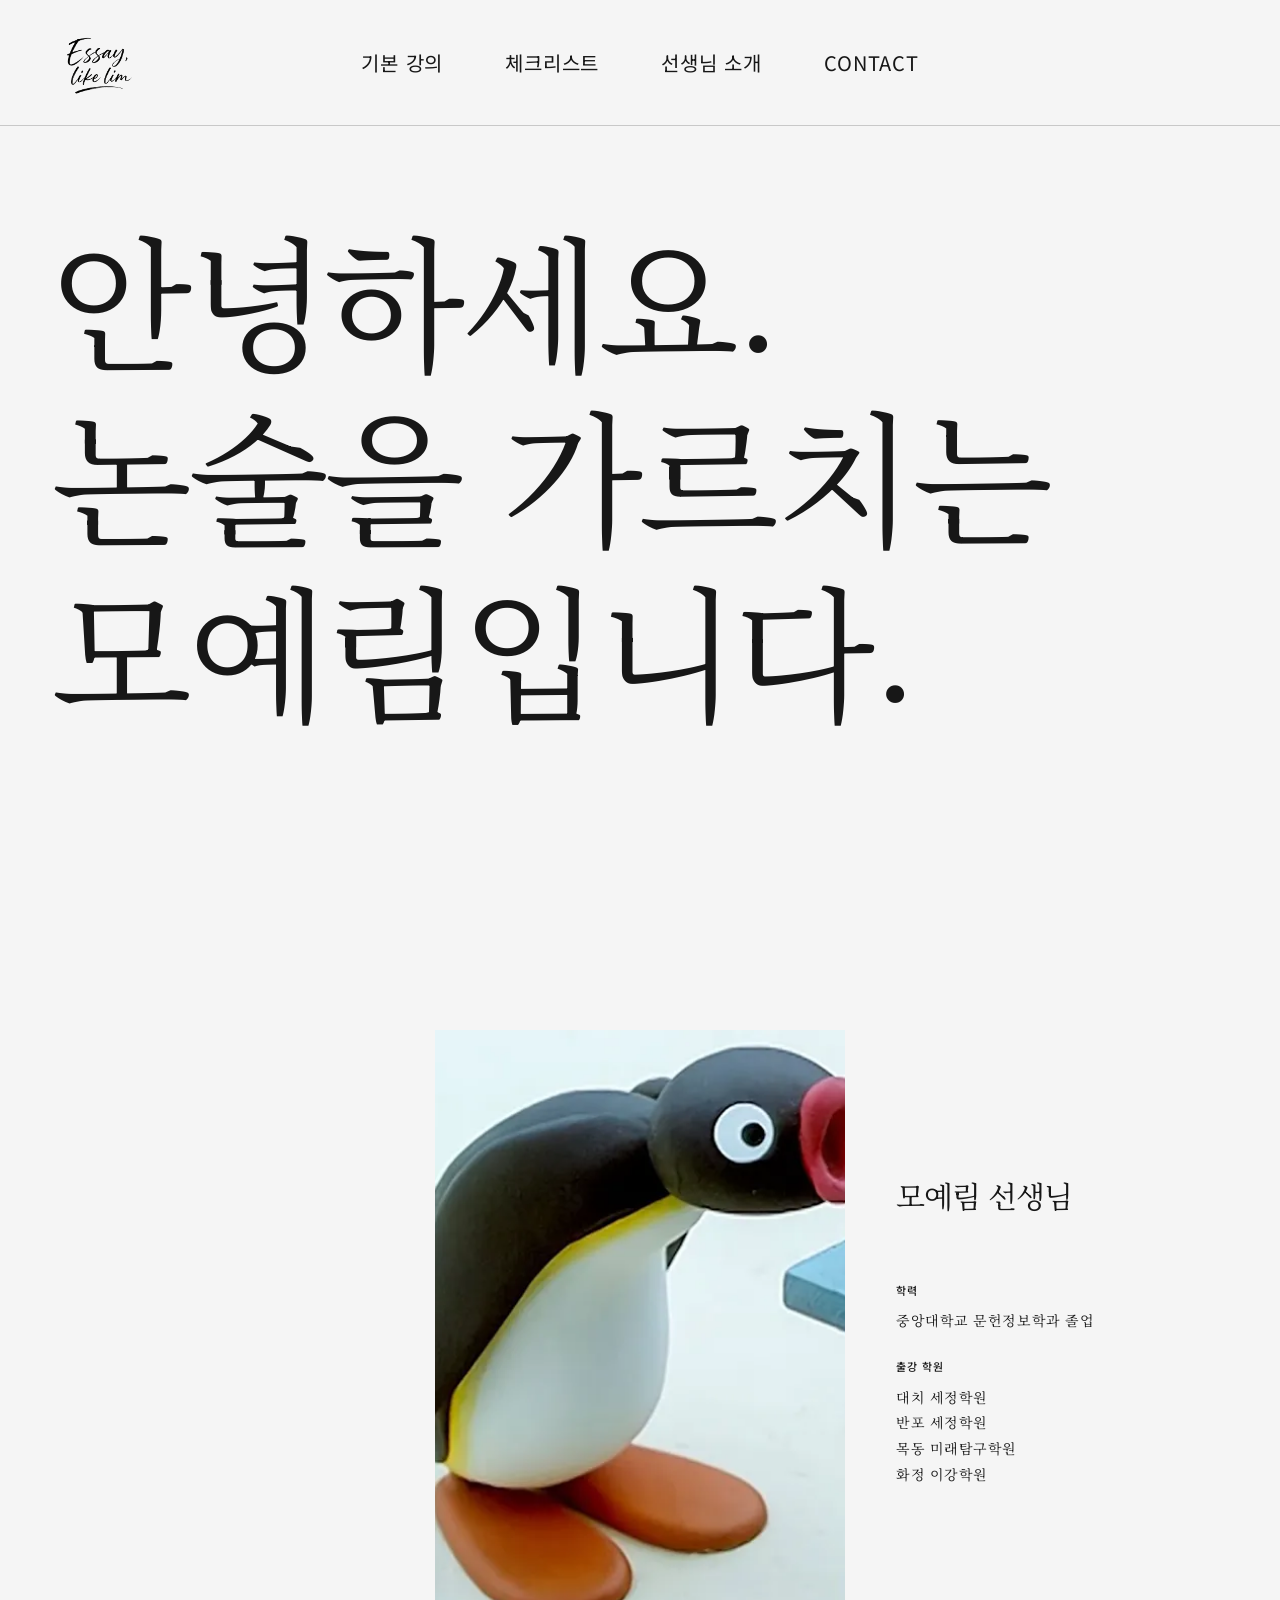
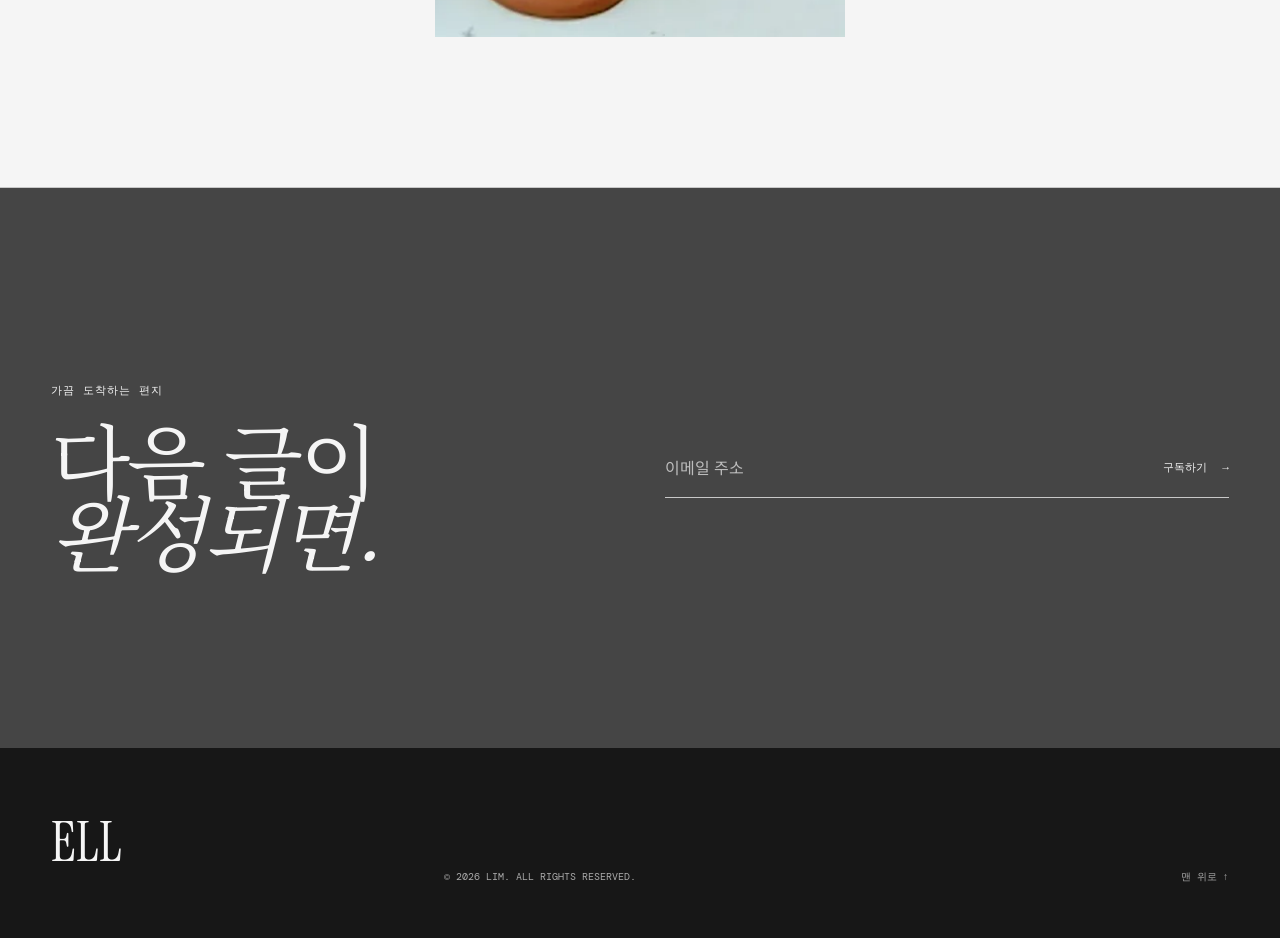
<file: index.html>
<!doctype html>
<html lang="ko">
  <head>
    <meta charset="UTF-8" />
    <meta name="viewport" content="width=device-width, initial-scale=1.0" />
    <meta
      name="description"
      content="안녕하세요0"
    />
    <meta name="theme-color" content="#f5f5f5" />
    <title>Essay, Like Lim</title>
    <link rel="preconnect" href="https://fonts.googleapis.com" />
    <link rel="preconnect" href="https://fonts.gstatic.com" crossorigin />
    <link
      href="https://fonts.googleapis.com/css2?family=DM+Mono:wght@300;400&family=Instrument+Serif:ital@0;1&family=Manrope:wght@400;500;600&family=Noto+Sans+KR:wght@400;500;600&family=Noto+Serif+KR:wght@400;500&display=swap"
      rel="stylesheet"
    />
    <link rel="stylesheet" href="styles.css" />
    <script src="script.js" defer></script>
  </head>
  <body>
    <header class="site-header">
      <a class="wordmark" href="#top" aria-label="Essay, Like Lim — home">
        <img src="assets/site_header.png" alt="" />
      </a>

      <button class="menu-button" type="button" aria-expanded="false" aria-controls="site-nav">
        <span class="sr-only">메뉴 열기</span>
        <span></span>
        <span></span>
      </button>

      <nav id="site-nav" class="site-nav" aria-label="주요 메뉴">
        <a href="lecture.html">기본 강의</a>
        <a href="checklist.html">체크리스트</a>
        <a href="#about">선생님 소개</a>
        <a href="contact.html">CONTACT</a>
      </nav>
    </header>

    <main id="top">
      <section class="hero" aria-labelledby="hero-title">
        <h1 id="hero-title" class="reveal">
          안녕하세요.<br />
              논술을 가르치는<br />
              모예림입니다.
        </h1>
        <!-- <div class="hero-bottom reveal">
          <p>
            안녕하세요4
          </p>
          <a class="round-link" href="#essays" aria-label="Explore the essays">
            <svg viewBox="0 0 48 48" aria-hidden="true">
              <path d="M24 9v28M14 27l10 10 10-10" />
            </svg>
          </a>
        </div> -->
      </section>

      <!-- <section id="essays" class="essays-section" aria-labelledby="essays-title">
        <div class="section-heading reveal">
          <p>안녕하세요5</p>
          <h2 id="essays-title">안녕하세요6</h2>
          <span>01—03</span>
        </div>

        <div class="essay-list">
          <article class="essay-card reveal">
            <a href="essay.html">
              <div class="essay-number">01</div>
              <div class="essay-copy">
                <p class="essay-meta"><time datetime="2026-07-02">2026년 7월 2일</time> · 6분</p>
                <h3>안녕하세요7</h3>
                <p class="essay-excerpt">
                  안녕하세요8
                </p>
              </div>
              <div class="essay-mark" aria-hidden="true">↗</div>
            </a>
          </article>

          <article class="essay-card reveal">
            <a href="essay.html">
              <div class="essay-number">02</div>
              <div class="essay-copy">
                <p class="essay-meta"><time datetime="2026-05-18">2026년 5월 18일</time> · 4분</p>
                <h3>안녕하세요9</h3>
                <p class="essay-excerpt">
                  안녕하세요10
                </p>
              </div>
              <div class="essay-mark" aria-hidden="true">↗</div>
            </a>
          </article>

          <article class="essay-card reveal">
            <a href="essay.html">
              <div class="essay-number">03</div>
              <div class="essay-copy">
                <p class="essay-meta"><time datetime="2026-03-09">2026년 3월 9일</time> · 8분</p>
                <h3>안녕하세요11</h3>
                <p class="essay-excerpt">
                  안녕하세요12
                </p>
              </div>
              <div class="essay-mark" aria-hidden="true">↗</div>
            </a>
          </article>
        </div>
      </section> -->

      <section id="about" class="about-section" aria-labelledby="about-title">
        <img
          class="about-profile reveal"
          src="assets/profile.png"
          alt="모예림 선생님 프로필"
        />
        <div class="about-copy reveal">
          <h2 id="about-title">모예림 선생님</h2>
          <div class="about-aside">
            <h3>학력</h3>
            <ul>
              <li>중앙대학교 문헌정보학과 졸업</li>
            </ul>

            <h3>출강 학원</h3>
            <ul>
              <li>대치 세정학원</li>
              <li>반포 세정학원</li>
              <li>목동 미래탐구학원</li>
              <li>화정 이강학원</li>
            </ul>
          </div>
        </div>
      </section>

      <section class="newsletter" aria-labelledby="newsletter-title">
        <div class="newsletter-copy reveal">
          <p>가끔 도착하는 편지</p>
          <h2 id="newsletter-title">다음 글이<br /><em>완성되면.</em></h2>
        </div>
        <form class="subscribe-form reveal" data-subscribe-form>
          <label class="sr-only" for="email">이메일 주소</label>
          <input id="email" name="email" type="email" placeholder="이메일 주소" required />
          <button type="submit">구독하기 <span aria-hidden="true">→</span></button>
          <p class="form-message" role="status" aria-live="polite"></p>
        </form>
      </section>
    </main>

    <footer class="site-footer">
      <div class="footer-mark">ELL</div>
      <p>© <span data-year></span> Lim. All rights reserved.</p>
      <div class="footer-links">
        <a href="#top">맨 위로 ↑</a>
      </div>
    </footer>
  </body>
</html>
</file>
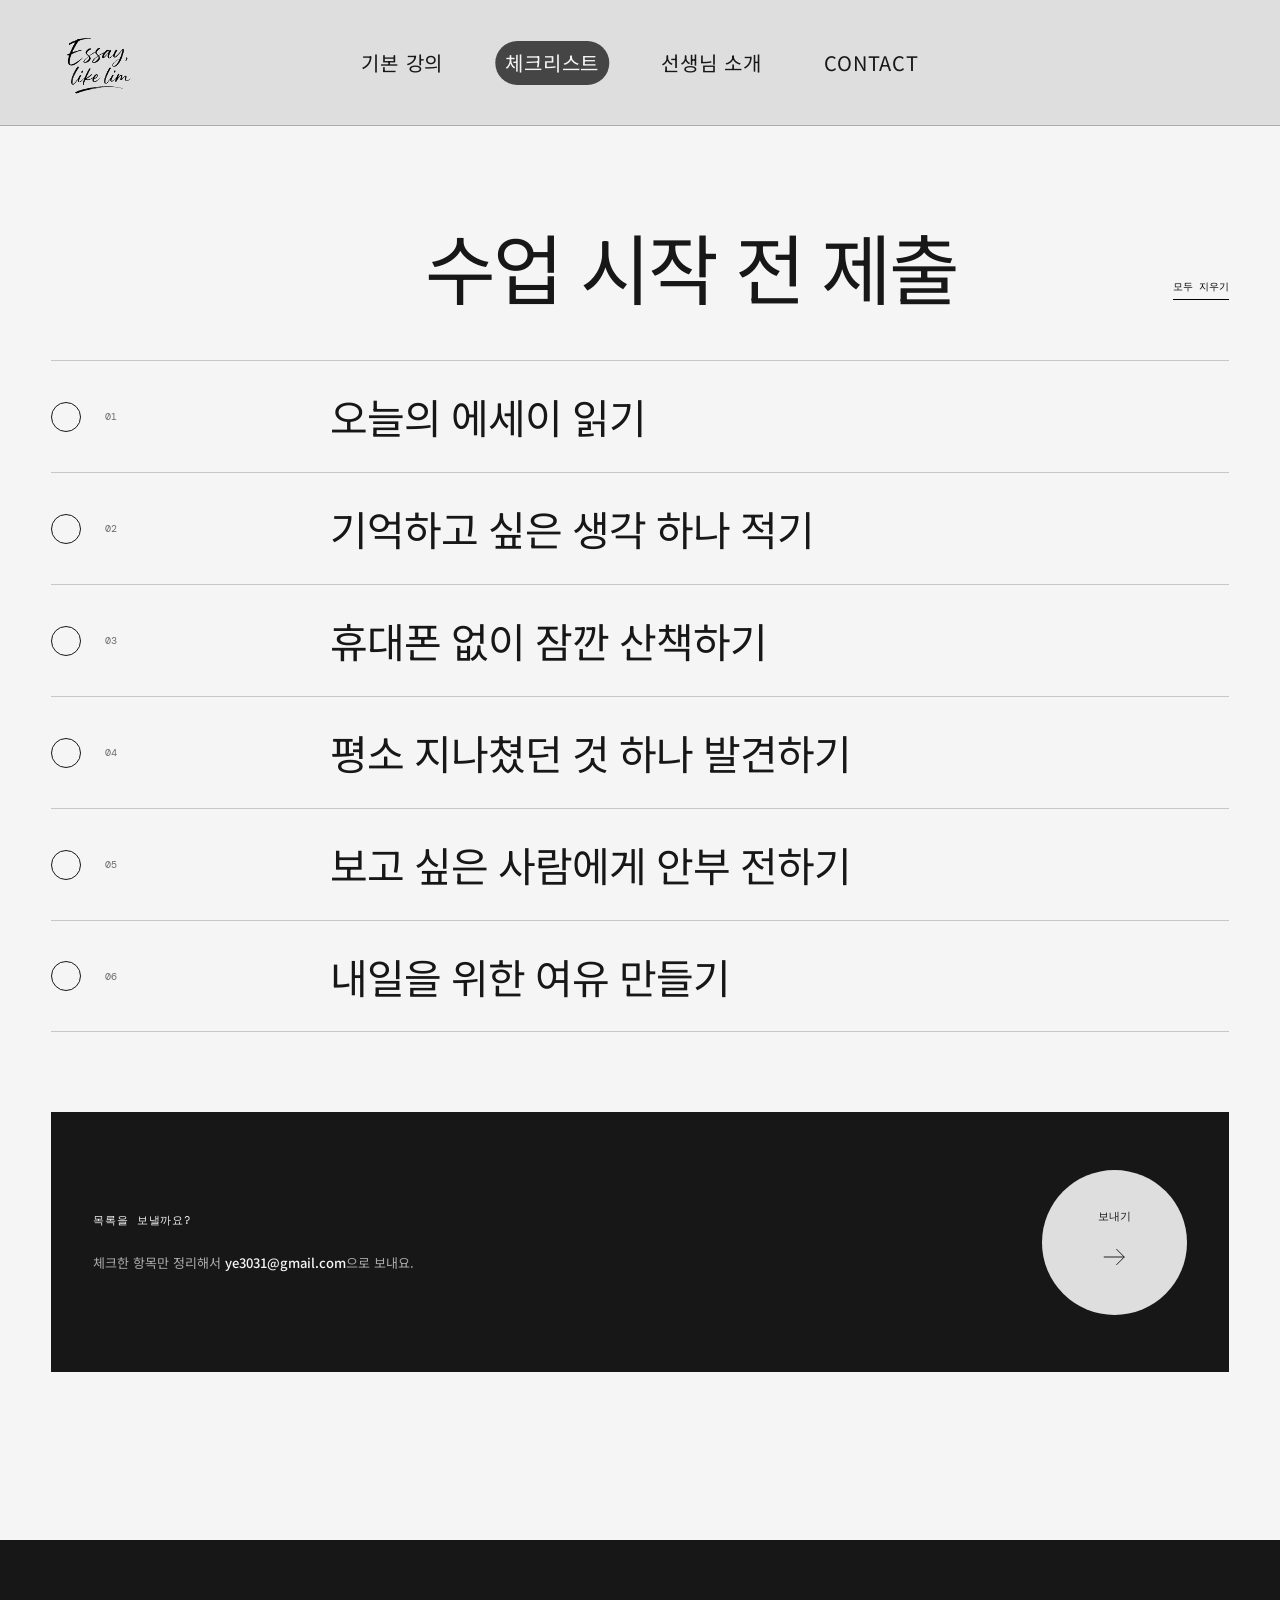
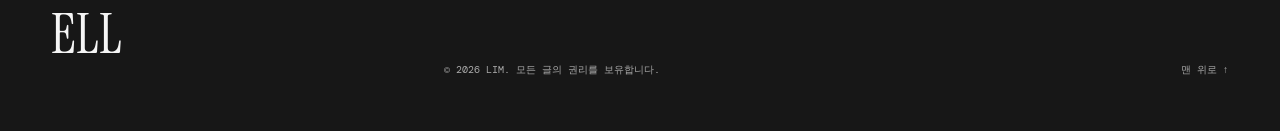
<file: checklist.html>
<!doctype html>
<html lang="ko">
  <head>
    <meta charset="UTF-8" />
    <meta name="viewport" content="width=device-width, initial-scale=1.0" />
    <meta name="description" content="한국 고등학생을 위한 오늘의 작은 체크리스트." />
    <meta name="theme-color" content="#dedede" />
    <!-- After deploying google-apps-script/Code.gs, paste its /exec URL below. -->
    <meta name="checklist-endpoint" content="https://script.google.com/macros/s/AKfycbxBjoKIJ-pPdxlNE2tQATqr1vb2YonKuxuMZXIgtwUTaUmaY-1kKdTYJpynMlEcMbyMOA/exec" />
    <title>오늘의 체크리스트 — Essay, Like Lim</title>
    <link rel="preconnect" href="https://fonts.googleapis.com" />
    <link rel="preconnect" href="https://fonts.gstatic.com" crossorigin />
    <link href="https://fonts.googleapis.com/css2?family=DM+Mono:wght@300;400&family=Instrument+Serif:ital@0;1&family=Manrope:wght@400;500;600&family=Noto+Sans+KR:wght@400;500;600&family=Noto+Serif+KR:wght@400;500&display=swap" rel="stylesheet" />
    <link rel="stylesheet" href="styles.css" />
    <link rel="stylesheet" href="checklist.css" />
    <script src="script.js" defer></script>
    <script src="checklist.js" defer></script>
  </head>
  <body class="checklist-page">
    <header class="site-header checklist-header">
      <a class="wordmark" href="index.html" aria-label="Essay, Like Lim — home">
        <img src="assets/site_header.png" alt="" />
      </a>
      <button class="menu-button" type="button" aria-expanded="false" aria-controls="site-nav">
        <span class="sr-only">메뉴 열기</span>
        <span></span>
        <span></span>
      </button>

      <nav id="site-nav" class="site-nav" aria-label="주요 메뉴">
        <a href="lecture.html">기본 강의</a>
        <a href="checklist.html" aria-current="page">체크리스트</a>
        <a href="index.html#about">선생님 소개</a>
        <a href="contact.html">CONTACT</a>
      </nav>
    </header>

    <main>
      <!-- <section class="checklist-intro"> -->
        <!-- <div> -->
          <!-- <p class="page-kicker">오늘을 위한 목록</p> -->
          <!-- <h1>체크리스트</em></h1> -->
        <!-- </div> -->
        <!-- <div class="progress-block" aria-live="polite">
          <div class="progress-count"><strong data-completed>0</strong><span>/<span data-total>6</span> 완료</span></div>
          <div class="progress-track" aria-hidden="true"><span data-progress></span></div>
        </div> -->
      <!-- </section> -->

      <section class="checklist-panel" aria-labelledby="list-title">
        <div class="list-heading">
          <p> </p>
          <h2 id="list-title">수업 시작 전 제출</h2>
          <button type="button" class="clear-button" data-clear>모두 지우기</button>
        </div>

        <form class="checklist-form" data-checklist method="post" target="mail-response">
          <fieldset>
            <legend class="sr-only">완료할 항목</legend>

            <label class="check-item">
              <input type="checkbox" name="item" value="Read today’s essay" />
              <span class="custom-check" aria-hidden="true"></span>
              <span class="item-number">01</span>
              <span class="item-text">오늘의 에세이 읽기</span>
            </label>

            <label class="check-item">
              <input type="checkbox" name="item" value="Write down one idea worth keeping" />
              <span class="custom-check" aria-hidden="true"></span>
              <span class="item-number">02</span>
              <span class="item-text">기억하고 싶은 생각 하나 적기</span>
            </label>

            <label class="check-item">
              <input type="checkbox" name="item" value="Take a short walk without your phone" />
              <span class="custom-check" aria-hidden="true"></span>
              <span class="item-number">03</span>
              <span class="item-text">휴대폰 없이 잠깐 산책하기</span>
            </label>

            <label class="check-item">
              <input type="checkbox" name="item" value="Notice something usually overlooked" />
              <span class="custom-check" aria-hidden="true"></span>
              <span class="item-number">04</span>
              <span class="item-text">평소 지나쳤던 것 하나 발견하기</span>
            </label>

            <label class="check-item">
              <input type="checkbox" name="item" value="Send a note to someone you miss" />
              <span class="custom-check" aria-hidden="true"></span>
              <span class="item-number">05</span>
              <span class="item-text">보고 싶은 사람에게 안부 전하기</span>
            </label>

            <label class="check-item">
              <input type="checkbox" name="item" value="Make room for tomorrow" />
              <span class="custom-check" aria-hidden="true"></span>
              <span class="item-number">06</span>
              <span class="item-text">내일을 위한 여유 만들기</span>
            </label>
          </fieldset>

          <div class="send-area">
            <div>
              <p class="send-label">목록을 보낼까요?</p>
              <p class="send-note">체크한 항목만 정리해서 <strong>ye3031@gmail.com</strong>으로 보내요.</p>
            </div>
            <button type="submit" class="send-button">
              <span data-send-label>보내기</span>
              <svg viewBox="0 0 48 48" aria-hidden="true"><path d="M11 24h26M27 14l10 10-10 10" /></svg>
            </button>
          </div>
          <label class="form-trap" aria-hidden="true">
            이 입력란은 비워 두세요
            <input type="text" name="website" tabindex="-1" autocomplete="off" />
          </label>
          <p class="checklist-message" data-message role="status" aria-live="polite"></p>
        </form>
        <iframe class="mail-response" name="mail-response" title="이메일 전송 결과" data-mail-response></iframe>
      </section>
    </main>

    <footer class="site-footer">
      <div class="footer-mark">ELL</div>
      <p>© <span data-year></span> Lim. 모든 글의 권리를 보유합니다.</p>
      <div class="footer-links"><a href="#top">맨 위로 ↑</a></div>
    </footer>
  </body>
</html>
</file>
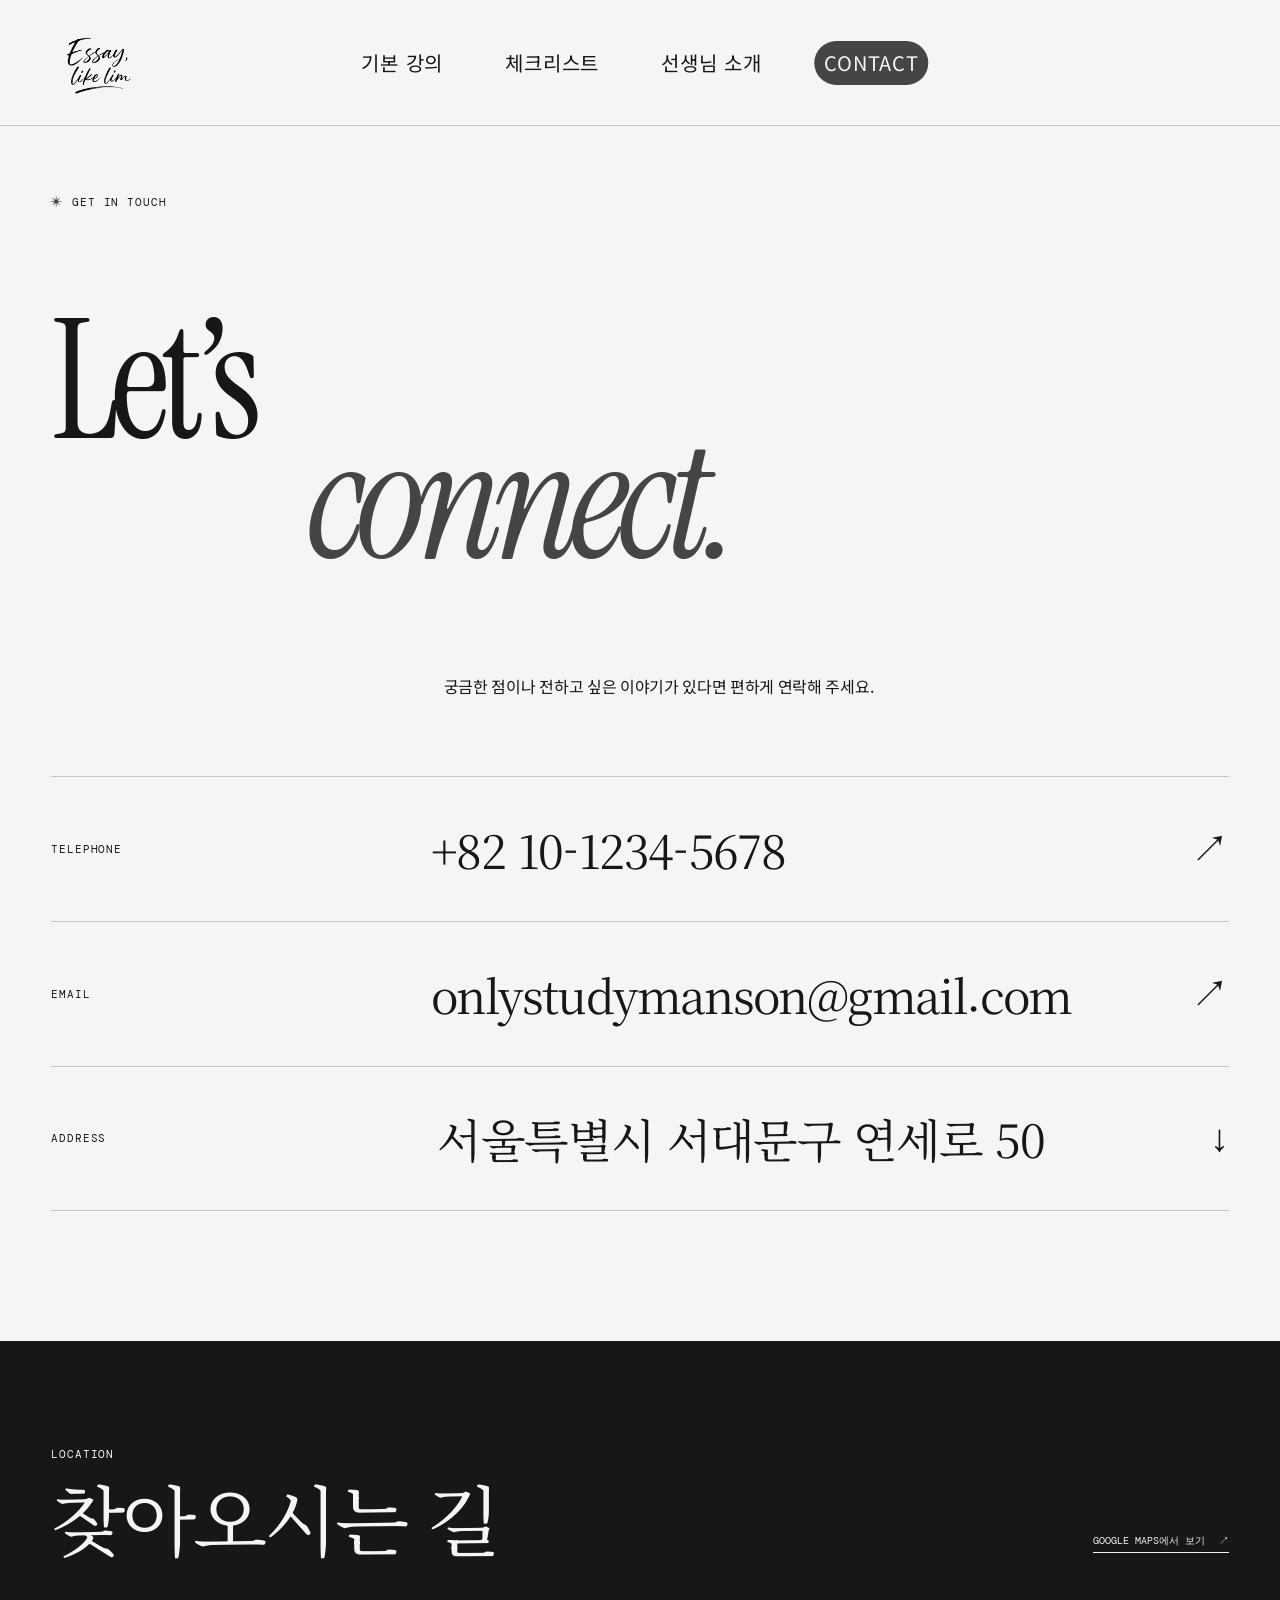
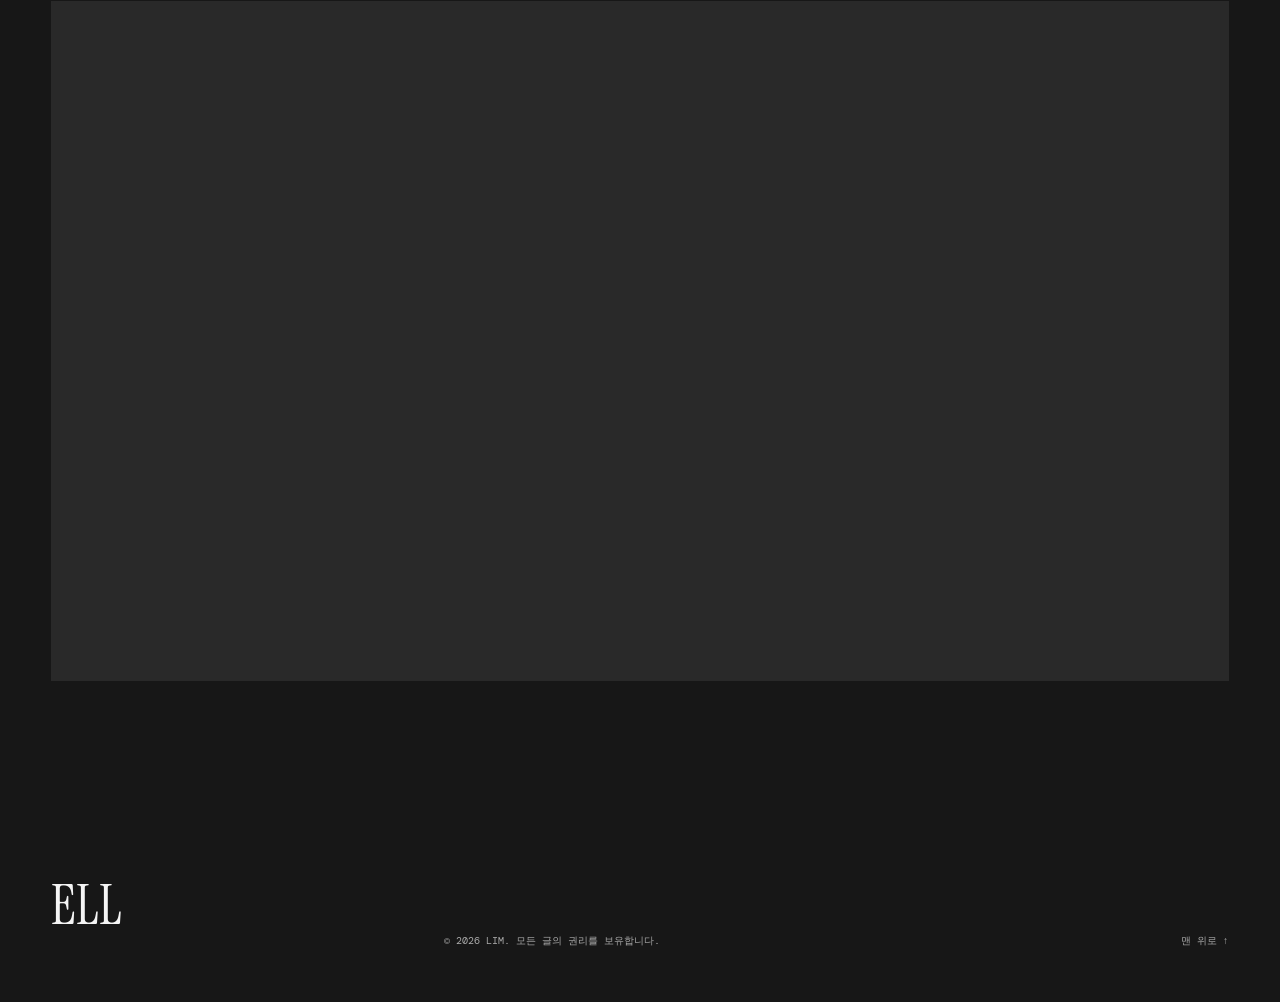
<file: contact.html>
<!doctype html>
<html lang="ko">
  <head>
    <meta charset="UTF-8" />
    <meta name="viewport" content="width=device-width, initial-scale=1.0" />
    <meta name="description" content="Essay, Like Lim 연락처와 찾아오시는 길입니다." />
    <meta name="theme-color" content="#f5f5f5" />
    <title>Contact — Essay, Like Lim</title>
    <link rel="preconnect" href="https://fonts.googleapis.com" />
    <link rel="preconnect" href="https://fonts.gstatic.com" crossorigin />
    <link
      href="https://fonts.googleapis.com/css2?family=DM+Mono:wght@300;400&family=Instrument+Serif:ital@0;1&family=Manrope:wght@400;500;600&family=Noto+Sans+KR:wght@400;500;600&family=Noto+Serif+KR:wght@400;500&display=swap"
      rel="stylesheet"
    />
    <link rel="stylesheet" href="styles.css" />
    <link rel="stylesheet" href="contact.css" />
    <script src="script.js" defer></script>
  </head>
  <body class="contact-page" id="top">
    <header class="site-header contact-header">
      <a class="wordmark" href="index.html" aria-label="Essay, Like Lim 홈">
        <img src="assets/site_header.png" alt="" />
      </a>
      <button class="menu-button" type="button" aria-expanded="false" aria-controls="site-nav">
        <span class="sr-only">메뉴 열기</span>
        <span></span>
        <span></span>
      </button>

      <nav id="site-nav" class="site-nav" aria-label="주요 메뉴">
        <a href="lecture.html">기본 강의</a>
        <a href="checklist.html">체크리스트</a>
        <a href="index.html#about">선생님 소개</a>
        <a href="contact.html" aria-current="page">CONTACT</a>
      </nav>
    </header>

    <main>
      <section class="contact-intro" aria-labelledby="contact-title">
        <p class="contact-kicker">Get in touch</p>
        <h1 id="contact-title">Let’s<br /><em>connect.</em></h1>
        <p class="contact-description">
          궁금한 점이나 전하고 싶은 이야기가 있다면 편하게 연락해 주세요.
        </p>
      </section>

      <section class="contact-details" aria-label="연락처 정보">
        <a class="contact-row" href="tel:+821012345678">
          <span class="contact-label">Telephone</span>
          <strong>+82 10-1234-5678</strong>
          <span class="contact-arrow" aria-hidden="true">↗</span>
        </a>

        <a class="contact-row" href="mailto:onlystudymanson@gmail.com">
          <span class="contact-label">Email</span>
          <strong>onlystudymanson@gmail.com</strong>
          <span class="contact-arrow" aria-hidden="true">↗</span>
        </a>

        <div class="contact-row address-row">
          <span class="contact-label">Address</span>
          <strong>서울특별시 서대문구 연세로 50</strong>
          <span class="contact-arrow" aria-hidden="true">↓</span>
        </div>
      </section>

      <section class="map-section" aria-labelledby="map-title">
        <div class="map-heading">
          <div>
            <p>Location</p>
            <h2 id="map-title">찾아오시는 길</h2>
          </div>
          <a
            href="https://www.google.com/maps/search/?api=1&amp;query=%EC%84%9C%EC%9A%B8%ED%8A%B9%EB%B3%84%EC%8B%9C%20%EC%84%9C%EB%8C%80%EB%AC%B8%EA%B5%AC%20%EC%97%B0%EC%84%B8%EB%A1%9C%2050"
            target="_blank"
            rel="noopener noreferrer"
          >Google Maps에서 보기 <span aria-hidden="true">↗</span></a>
        </div>

        <div class="map-frame">
          <iframe
            src="https://www.google.com/maps?q=%EC%84%9C%EC%9A%B8%ED%8A%B9%EB%B3%84%EC%8B%9C%20%EC%84%9C%EB%8C%80%EB%AC%B8%EA%B5%AC%20%EC%97%B0%EC%84%B8%EB%A1%9C%2050&amp;output=embed"
            title="서울특별시 서대문구 연세로 50 지도"
            loading="lazy"
            referrerpolicy="no-referrer-when-downgrade"
            allowfullscreen
          ></iframe>
        </div>
      </section>
    </main>

    <footer class="site-footer">
      <div class="footer-mark">ELL</div>
      <p>© <span data-year></span> Lim. 모든 글의 권리를 보유합니다.</p>
      <div class="footer-links"><a href="#top">맨 위로 ↑</a></div>
    </footer>
  </body>
</html>
</file>
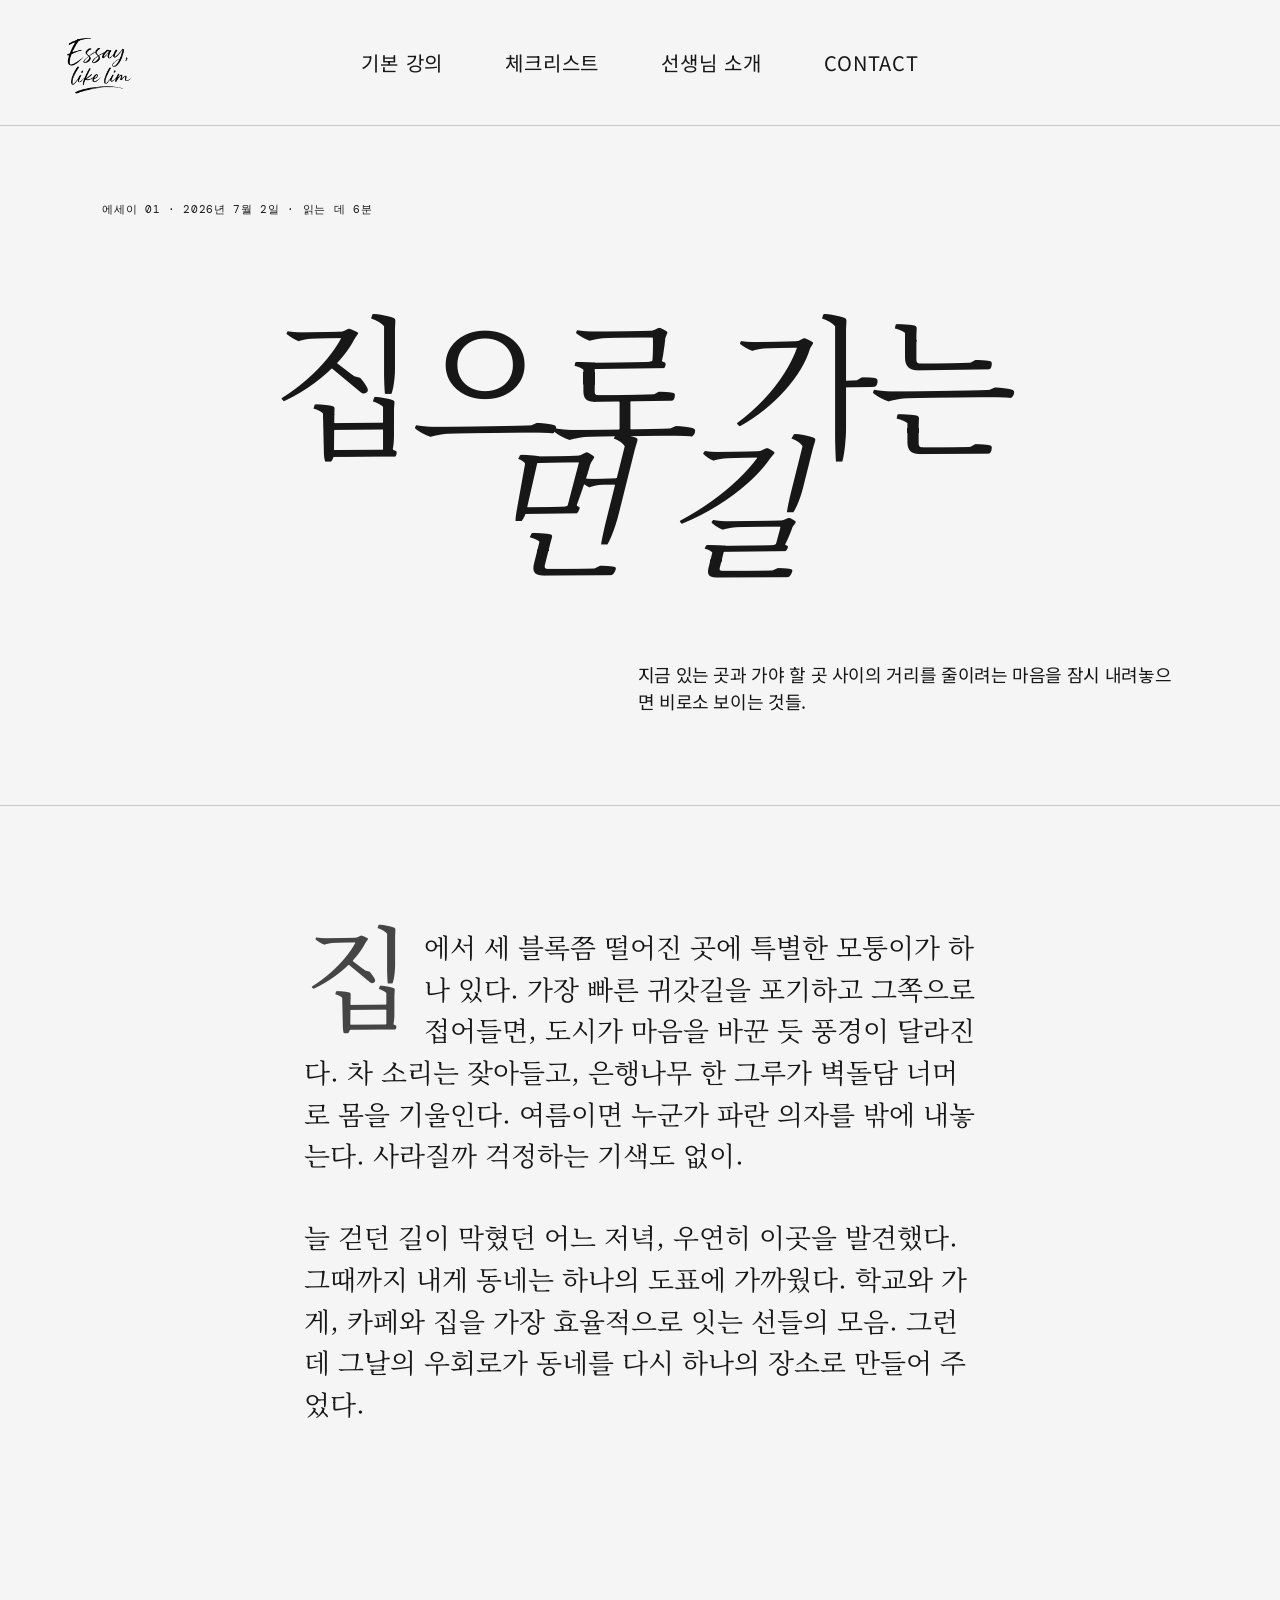
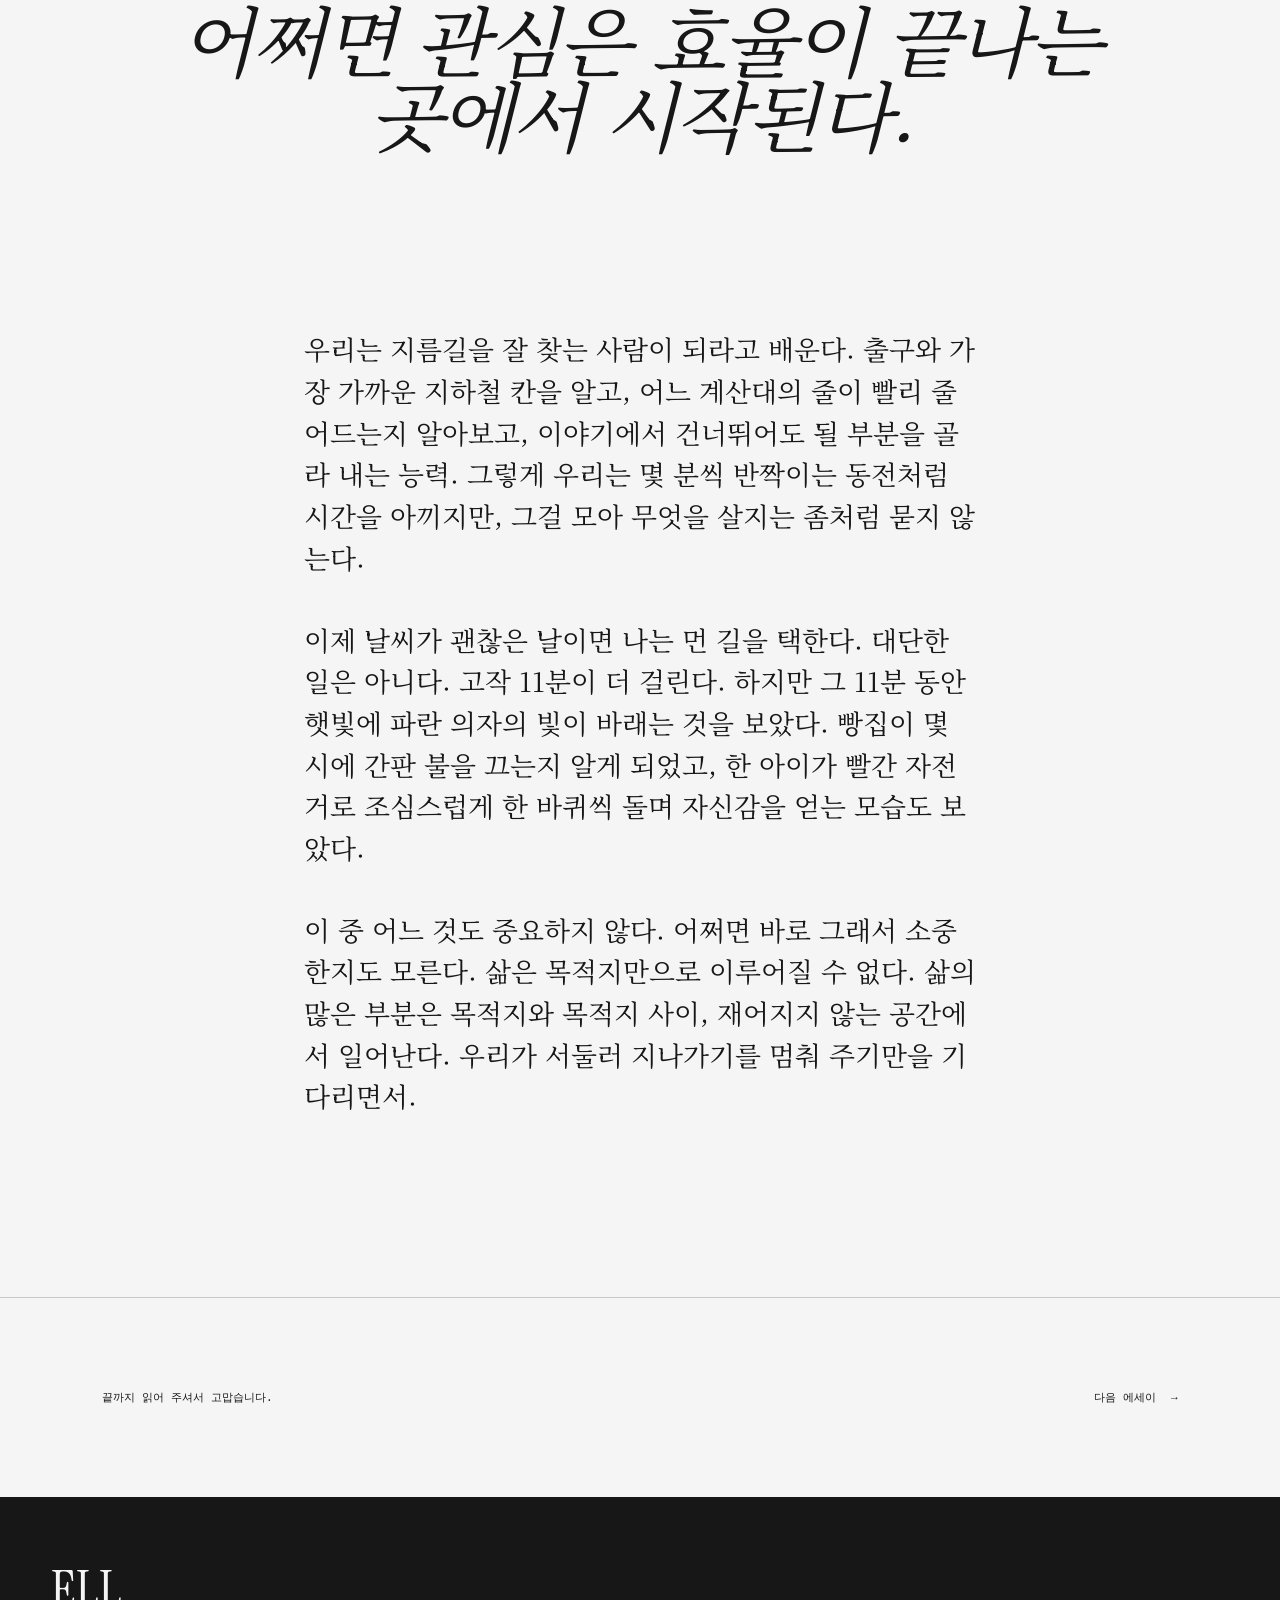
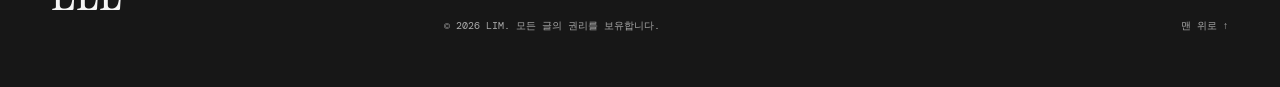
<file: essay.html>
<!doctype html>
<html lang="ko">
  <head>
    <meta charset="UTF-8" />
    <meta name="viewport" content="width=device-width, initial-scale=1.0" />
    <meta name="description" content="집으로 가는 먼 길 — 림의 에세이." />
    <title>집으로 가는 먼 길 — Essay, Like Lim</title>
    <link rel="preconnect" href="https://fonts.googleapis.com" />
    <link rel="preconnect" href="https://fonts.gstatic.com" crossorigin />
    <link href="https://fonts.googleapis.com/css2?family=DM+Mono:wght@300;400&family=Instrument+Serif:ital@0;1&family=Manrope:wght@400;500;600&family=Noto+Sans+KR:wght@400;500;600&family=Noto+Serif+KR:wght@400;500&display=swap" rel="stylesheet" />
    <link rel="stylesheet" href="styles.css" />
    <link rel="stylesheet" href="essay.css" />
    <script src="script.js" defer></script>
  </head>
  <body>
    <header class="site-header">
      <a class="wordmark" href="index.html" aria-label="Essay, Like Lim 홈">
        <img src="assets/site_header.png" alt="" />
      </a>
      <button class="menu-button" type="button" aria-expanded="false" aria-controls="site-nav">
        <span class="sr-only">메뉴 열기</span>
        <span></span>
        <span></span>
      </button>

      <nav id="site-nav" class="site-nav" aria-label="주요 메뉴">
        <a href="lecture.html">기본 강의</a>
        <a href="checklist.html">체크리스트</a>
        <a href="index.html#about">선생님 소개</a>
        <a href="contact.html">CONTACT</a>
      </nav>
    </header>

    <main>
      <article class="article">
        <header class="article-header">
          <p class="article-meta">에세이 01 · <time datetime="2026-07-02">2026년 7월 2일</time> · 읽는 데 6분</p>
          <h1>집으로 가는<br /><em>먼 길</em></h1>
          <p class="article-deck">지금 있는 곳과 가야 할 곳 사이의 거리를 줄이려는 마음을 잠시 내려놓으면 비로소 보이는 것들.</p>
        </header>

        <div class="article-body">
          <p class="drop-cap">집에서 세 블록쯤 떨어진 곳에 특별한 모퉁이가 하나 있다. 가장 빠른 귀갓길을 포기하고 그쪽으로 접어들면, 도시가 마음을 바꾼 듯 풍경이 달라진다. 차 소리는 잦아들고, 은행나무 한 그루가 벽돌담 너머로 몸을 기울인다. 여름이면 누군가 파란 의자를 밖에 내놓는다. 사라질까 걱정하는 기색도 없이.</p>
          <p>늘 걷던 길이 막혔던 어느 저녁, 우연히 이곳을 발견했다. 그때까지 내게 동네는 하나의 도표에 가까웠다. 학교와 가게, 카페와 집을 가장 효율적으로 잇는 선들의 모음. 그런데 그날의 우회로가 동네를 다시 하나의 장소로 만들어 주었다.</p>
          <blockquote>어쩌면 관심은 효율이 끝나는 곳에서 시작된다.</blockquote>
          <p>우리는 지름길을 잘 찾는 사람이 되라고 배운다. 출구와 가장 가까운 지하철 칸을 알고, 어느 계산대의 줄이 빨리 줄어드는지 알아보고, 이야기에서 건너뛰어도 될 부분을 골라 내는 능력. 그렇게 우리는 몇 분씩 반짝이는 동전처럼 시간을 아끼지만, 그걸 모아 무엇을 살지는 좀처럼 묻지 않는다.</p>
          <p>이제 날씨가 괜찮은 날이면 나는 먼 길을 택한다. 대단한 일은 아니다. 고작 11분이 더 걸린다. 하지만 그 11분 동안 햇빛에 파란 의자의 빛이 바래는 것을 보았다. 빵집이 몇 시에 간판 불을 끄는지 알게 되었고, 한 아이가 빨간 자전거로 조심스럽게 한 바퀴씩 돌며 자신감을 얻는 모습도 보았다.</p>
          <p>이 중 어느 것도 중요하지 않다. 어쩌면 바로 그래서 소중한지도 모른다. 삶은 목적지만으로 이루어질 수 없다. 삶의 많은 부분은 목적지와 목적지 사이, 재어지지 않는 공간에서 일어난다. 우리가 서둘러 지나가기를 멈춰 주기만을 기다리면서.</p>
        </div>

        <footer class="article-footer">
          <p>끝까지 읽어 주셔서 고맙습니다.</p>
          <a href="index.html#essays">다음 에세이 <span>→</span></a>
        </footer>
      </article>
    </main>

    <footer class="site-footer">
      <div class="footer-mark">ELL</div>
      <p>© <span data-year></span> Lim. 모든 글의 권리를 보유합니다.</p>
      <div class="footer-links"><a href="#top">맨 위로 ↑</a></div>
    </footer>
  </body>
</html>
</file>
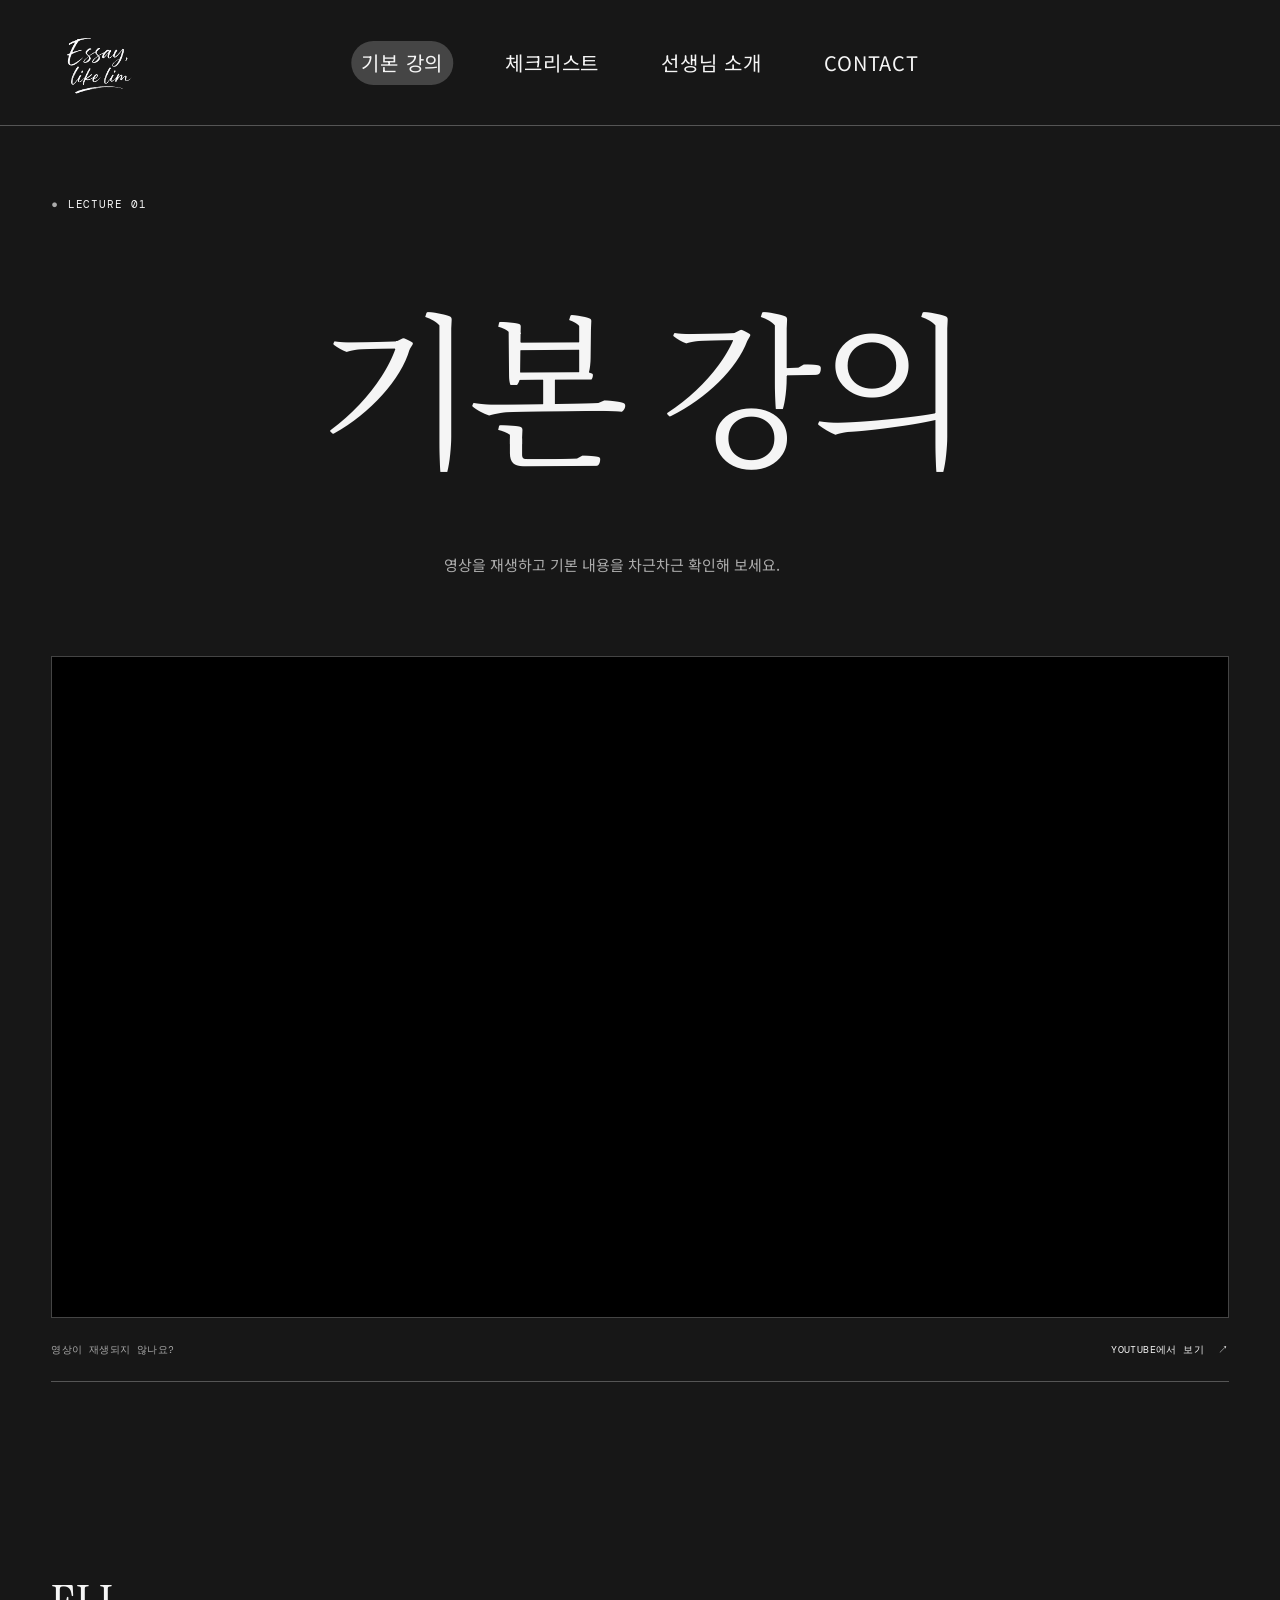
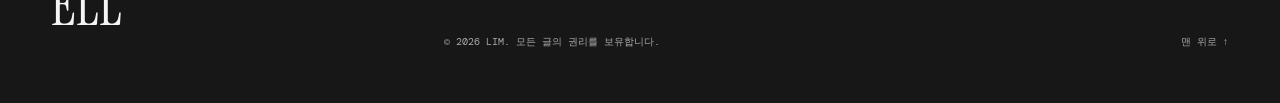
<file: lecture.html>
<!doctype html>
<html lang="ko">
  <head>
    <meta charset="UTF-8" />
    <meta name="viewport" content="width=device-width, initial-scale=1.0" />
    <meta name="description" content="Essay, Like Lim의 기본 강의 영상입니다." />
    <meta name="theme-color" content="#171717" />
    <meta name="referrer" content="strict-origin-when-cross-origin" />
    <title>기본 강의 — Essay, Like Lim</title>
    <link rel="preconnect" href="https://fonts.googleapis.com" />
    <link rel="preconnect" href="https://fonts.gstatic.com" crossorigin />
    <link
      href="https://fonts.googleapis.com/css2?family=DM+Mono:wght@300;400&family=Instrument+Serif:ital@0;1&family=Manrope:wght@400;500;600&family=Noto+Sans+KR:wght@400;500;600&family=Noto+Serif+KR:wght@400;500&display=swap"
      rel="stylesheet"
    />
    <link rel="stylesheet" href="styles.css" />
    <link rel="stylesheet" href="lecture.css" />
    <script src="script.js" defer></script>
    <script src="lecture.js" defer></script>
  </head>
  <body class="lecture-page" id="top">
    <header class="site-header lecture-header">
      <a class="wordmark" href="index.html" aria-label="Essay, Like Lim 홈">
        <img src="assets/site_header.png" alt="" />
      </a>
      <button class="menu-button" type="button" aria-expanded="false" aria-controls="site-nav">
        <span class="sr-only">메뉴 열기</span>
        <span></span>
        <span></span>
      </button>

      <nav id="site-nav" class="site-nav" aria-label="주요 메뉴">
        <a href="lecture.html" aria-current="page">기본 강의</a>
        <a href="checklist.html">체크리스트</a>
        <a href="index.html#about">선생님 소개</a>
        <a href="contact.html">CONTACT</a>
      </nav>
    </header>

    <main>
      <section class="lecture-intro" aria-labelledby="lecture-title">
        <p class="lecture-kicker">Lecture 01</p>
        <h1 id="lecture-title">기본 강의</h1>
        <p class="lecture-description">
          영상을 재생하고 기본 내용을 차근차근 확인해 보세요.
        </p>
      </section>

      <section class="video-section" aria-label="기본 강의 영상">
        <div class="video-frame">
          <iframe
            data-youtube-player
            data-video-id="OgT59eHFTDY"
            title="기본 강의 YouTube 영상"
            loading="lazy"
            referrerpolicy="strict-origin-when-cross-origin"
            allow="accelerometer; autoplay; clipboard-write; encrypted-media; gyroscope; picture-in-picture; web-share"
            allowfullscreen
          ></iframe>
          <div class="local-video-notice" data-local-video-notice hidden>
            <p>로컬 파일에서는 YouTube 영상을 재생할 수 없어요.</p>
            <span>GitHub Pages 또는 로컬 웹 서버에서 이 페이지를 열어 주세요.</span>
            <a
              href="https://youtu.be/OgT59eHFTDY?si=vbuGp_Fa2drEqfkN"
              target="_blank"
              rel="noopener noreferrer"
            >YouTube에서 보기 ↗</a>
          </div>
        </div>

        <div class="video-footer">
          <p>영상이 재생되지 않나요?</p>
          <a
            href="https://youtu.be/OgT59eHFTDY?si=vbuGp_Fa2drEqfkN"
            target="_blank"
            rel="noopener noreferrer"
          >YouTube에서 보기 <span aria-hidden="true">↗</span></a>
        </div>
      </section>
    </main>

    <footer class="site-footer">
      <div class="footer-mark">ELL</div>
      <p>© <span data-year></span> Lim. 모든 글의 권리를 보유합니다.</p>
      <div class="footer-links"><a href="#top">맨 위로 ↑</a></div>
    </footer>
  </body>
</html>
</file>
<file: styles.css>
:root {
  --paper: #f5f5f5;
  --ink: #171717;
  --muted: #6b6b6b;
  --line: rgba(23, 23, 23, 0.2);
  --accent-light: #dedede;
  --accent-dark: #454545;
  --on-dark: #f5f5f5;
  --dark-muted: #ababab;
  --dark-line: rgba(245, 245, 245, 0.28);
  --serif: "Instrument Serif", Georgia, serif;
  --ko-serif: "Noto Serif KR", "Instrument Serif", Georgia, serif;
  --sans: "Noto Sans KR", "Manrope", Arial, sans-serif;
  --mono: "DM Mono", monospace;
}

* {
  box-sizing: border-box;
}

html {
  scroll-behavior: smooth;
}

body {
  margin: 0;
  background: var(--paper);
  color: var(--ink);
  font-family: var(--sans);
  font-size: 16px;
  line-height: 1.5;
  text-rendering: optimizeLegibility;
}

a {
  color: inherit;
  text-decoration: none;
}

button,
input {
  font: inherit;
}

.sr-only {
  position: absolute;
  width: 1px;
  height: 1px;
  padding: 0;
  margin: -1px;
  overflow: hidden;
  clip: rect(0, 0, 0, 0);
  white-space: nowrap;
  border: 0;
}

.site-header {
  position: relative;
  min-height: 126px;
  padding: 24px clamp(22px, 4vw, 64px);
  display: flex;
  align-items: center;
  justify-content: space-between;
  border-bottom: 1px solid var(--line);
}

.wordmark {
  display: block;
}

.wordmark img {
  display: block;
  width: auto;
  height: 70px;
  mix-blend-mode: darken;
}

.lecture-page .wordmark img {
  filter: invert(1);
  mix-blend-mode: lighten;
}

.site-nav {
  position: absolute;
  /* left: 50%;
  transform: translateX(-50%); */
  top: 50%;
  left: 50%;
  transform: translate(-50%, -50%);
  display: flex;
  gap: 42px;
  /* font-family: var(--mono); */
  font-family: var(--sans);
  font-size: 20px;
  font-weight: 400;
  text-transform: uppercase;
  letter-spacing: 0.04em;
  white-space: nowrap;
}

.site-nav a {
  position: relative;
  padding: 7px 10px;
  border-radius: 999px;
  transition: color 180ms ease, background 180ms ease;
}

.site-nav a::after {
  content: "";
  position: absolute;
  left: 0;
  bottom: 0;
  width: 100%;
  height: 1px;
  background: currentColor;
  transform: scaleX(0);
  transform-origin: right;
  transition: transform 200ms ease;
}

.site-nav a:hover::after,
.site-nav a:focus-visible::after {
  transform: scaleX(1);
  transform-origin: left;
}

.site-nav a[aria-current="page"] {
  background: var(--accent-dark);
  color: var(--on-dark);
}

.site-nav a[aria-current="page"]::after {
  display: none;
}

.menu-button {
  display: none;
}

.hero {
  min-height: calc(100vh - 126px);
  padding: clamp(34px, 5vw, 72px) clamp(22px, 4vw, 64px) 32px;
  display: grid;
  grid-template-rows: auto 1fr auto;
}

.hero-kicker,
.section-heading > p,
.newsletter-copy > p {
  font-family: var(--mono);
  font-size: 11px;
  text-transform: uppercase;
  letter-spacing: 0.09em;
}

.hero-kicker::before {
  content: "✳";
  color: var(--accent-dark);
  margin-right: 9px;
}

.hero h1 {
  align-self: center;
  margin: 20px 0 56px;
  font-family: var(--ko-serif);
  font-size: clamp(67px, 11.4vw, 150px);
  font-weight: 400;
  line-height: 1.2;
  letter-spacing: -0.03em;
}

.hero h1 em {
  display: inline-block;
  margin-left: 8vw;
  font-weight: 400;
}

.hero-bottom {
  display: flex;
  align-items: flex-end;
  justify-content: space-between;
}

.hero-bottom p {
  max-width: 420px;
  margin: 0 0 5px;
  font-size: clamp(15px, 1.4vw, 19px);
  letter-spacing: -0.02em;
}

.round-link {
  width: 66px;
  height: 66px;
  display: grid;
  place-items: center;
  border: 1px solid var(--ink);
  border-radius: 50%;
  transition: background 180ms ease, transform 180ms ease;
}

.round-link:hover,
.round-link:focus-visible {
  background: var(--accent-light);
  transform: rotate(-8deg);
}

.round-link svg {
  width: 27px;
  fill: none;
  stroke: currentColor;
  stroke-width: 1.2;
}

.essays-section {
  padding: 110px clamp(22px, 4vw, 64px) 130px;
  background: var(--ink);
  color: var(--paper);
}

.section-heading {
  display: grid;
  grid-template-columns: 1fr 2fr auto;
  align-items: end;
  margin-bottom: 72px;
}

.section-heading p,
.section-heading h2 {
  margin: 0;
}

.section-heading h2 {
  font-family: var(--ko-serif);
  font-size: clamp(43px, 5.3vw, 78px);
  font-weight: 400;
  line-height: 0.9;
  letter-spacing: -0.035em;
}

.section-heading span {
  font-family: var(--mono);
  font-size: 11px;
  color: var(--dark-muted);
}

.essay-card {
  border-top: 1px solid var(--dark-line);
}

.essay-card:last-child {
  border-bottom: 1px solid var(--dark-line);
}

.essay-card a {
  min-height: 270px;
  padding: 32px 0 28px;
  display: grid;
  grid-template-columns: 1fr 2fr auto;
  align-items: start;
  transition: color 180ms ease;
}

.essay-number,
.essay-meta {
  font-family: var(--mono);
  font-size: 11px;
  color: var(--dark-muted);
  text-transform: uppercase;
  letter-spacing: 0.04em;
}

.essay-copy h3 {
  max-width: 690px;
  margin: 20px 0 18px;
  font-family: var(--ko-serif);
  font-size: clamp(43px, 5.5vw, 82px);
  font-weight: 400;
  line-height: 0.94;
  letter-spacing: -0.035em;
  transition: transform 220ms ease;
}

.essay-excerpt {
  max-width: 520px;
  margin: 0;
  color: var(--dark-muted);
  font-size: 14px;
}

.essay-mark {
  font-family: var(--serif);
  font-size: 42px;
  line-height: 1;
  transition: transform 220ms ease;
}

.essay-card a:hover {
  color: var(--on-dark);
}

.essay-card a:hover .essay-copy h3 {
  transform: translateX(10px);
}

.essay-card a:hover .essay-mark {
  transform: rotate(45deg);
}

.about-section {
  padding: 130px clamp(22px, 4vw, 64px) 150px;
  display: grid;
  grid-template-columns: 1fr minmax(220px, 32vw) 1fr;
  gap: clamp(30px, 4vw, 64px);
  align-items: center;
  border-bottom: 1px solid var(--line);
}

.about-profile {
  grid-column: 2;
  display: block;
  width: 100%;
  max-width: 420px;
  height: auto;
  justify-self: center;
  /* filter: grayscale(1); */
}

.about-copy {
  grid-column: 3;
}

.about-copy h2 {
  max-width: 900px;
  margin: 0;
  font-family: var(--ko-serif);
  font-size: clamp(1px, 5.4vw, 30px);
  font-weight: 400;
  line-height: 1.02;
  letter-spacing: -0.035em;
}

.about-aside {
  margin: 70px 0 0;
  font-family: var(--ko-serif);
  font-size: 14px;
  line-height: 1.7;
  text-transform: uppercase;
  letter-spacing: 0.04em;
}

.about-aside h3 {
  margin: 0 0 10px;
  font-family: var(--sans);
  font-size: 11px;
  font-weight: 500;
  letter-spacing: 0.08em;
}

.about-aside ul {
  margin: 0;
  padding: 0;
  list-style: none;
}

/* Adds space before headings that follow a list */
.about-aside ul + h3 {
  margin-top: 24px;
}


.about-aside li + li {
  margin-top: 2px;
}

.newsletter {
  min-height: 560px;
  padding: 100px clamp(22px, 4vw, 64px);
  display: grid;
  grid-template-columns: 1fr 1fr;
  gap: 50px;
  align-items: center;
  background: var(--accent-dark);
  color: var(--on-dark);
}

.newsletter-copy h2 {
  margin: 24px 0 0;
  font-family: var(--ko-serif);
  font-size: clamp(53px, 6.4vw, 96px);
  font-weight: 400;
  line-height: 0.87;
  letter-spacing: -0.04em;
}

.newsletter-copy h2 em {
  font-weight: 400;
}

.subscribe-form {
  position: relative;
  display: flex;
  align-items: center;
  border-bottom: 1px solid rgba(245, 245, 245, 0.75);
}

.subscribe-form input {
  min-width: 0;
  flex: 1;
  padding: 18px 8px 18px 0;
  color: inherit;
  background: transparent;
  border: 0;
  outline: 0;
}

.subscribe-form input::placeholder {
  color: rgba(245, 245, 245, 0.68);
}

.subscribe-form button {
  padding: 12px 0 12px 18px;
  color: inherit;
  background: transparent;
  border: 0;
  cursor: pointer;
  font-family: var(--mono);
  font-size: 11px;
  text-transform: uppercase;
}

.subscribe-form button span {
  display: inline-block;
  margin-left: 8px;
  transition: transform 180ms ease;
}

.subscribe-form button:hover span {
  transform: translateX(5px);
}

.form-message {
  position: absolute;
  top: calc(100% + 12px);
  left: 0;
  margin: 0;
  font-family: var(--mono);
  font-size: 11px;
}

.site-footer {
  padding: 54px clamp(22px, 4vw, 64px);
  display: grid;
  grid-template-columns: 1fr 1fr 1fr;
  align-items: end;
  background: var(--ink);
  color: var(--paper);
}

.footer-mark {
  font-family: var(--serif);
  font-size: 55px;
}

.footer-mark span {
  color: var(--on-dark);
  font-style: italic;
}

.site-footer p,
.footer-links {
  margin: 0;
  color: var(--dark-muted);
  font-family: var(--mono);
  font-size: 10px;
  text-transform: uppercase;
}

.footer-links {
  text-align: right;
}

.reveal {
  opacity: 0;
  transform: translateY(20px);
  transition: opacity 700ms ease, transform 700ms ease;
}

.reveal.is-visible {
  opacity: 1;
  transform: translateY(0);
}

@media (max-width: 760px) {
  .site-header {
    min-height: 95px;
    align-items: flex-start;
  }

  .wordmark img {
    height: 46px;
  }

  .menu-button {
    position: relative;
    z-index: 3;
    width: 35px;
    height: 28px;
    padding: 5px 0;
    display: flex;
    flex-direction: column;
    justify-content: space-around;
    background: transparent;
    border: 0;
  }

  .menu-button span:not(.sr-only) {
    width: 100%;
    height: 1px;
    background: currentColor;
    transition: transform 180ms ease;
  }

  .menu-button[aria-expanded="true"] span:nth-child(2) {
    transform: translateY(4px) rotate(45deg);
  }

  .menu-button[aria-expanded="true"] span:nth-child(3) {
    transform: translateY(-4px) rotate(-45deg);
  }

  .menu-button[aria-expanded="true"] {
    color: var(--ink);
  }

  .site-nav {
    position: fixed;
    z-index: 2;
    inset: 0;
    padding: 130px 24px;
    display: flex;
    flex-direction: column;
    gap: 25px;
    background: var(--accent-light);
    color: var(--ink);
    font-family: var(--sans);
    font-size: 52px;
    text-transform: none;
    transform: translateY(-100%);
    transition: transform 280ms ease;
  }

  .site-nav.is-open {
    transform: translateY(0);
  }

  .hero {
    min-height: calc(100svh - 95px);
  }

  .hero h1 {
    font-size: clamp(40px, 21vw, 50px);
    line-height: 1.2;
  }

  .hero h1 em {
    margin-left: 0;
  }

  .hero-bottom p {
    max-width: 250px;
  }

  .round-link {
    width: 54px;
    height: 54px;
  }

  .essays-section {
    padding-top: 80px;
    padding-bottom: 90px;
  }

  .section-heading,
  .essay-card a,
  .about-section,
  .newsletter {
    grid-template-columns: 1fr;
  }

  .section-heading {
    gap: 24px;
    margin-bottom: 55px;
  }

  .section-heading span {
    display: none;
  }

  .essay-card a {
    min-height: 310px;
  }

  .essay-copy h3 {
    margin-top: 46px;
    font-size: 51px;
  }

  .essay-mark {
    position: absolute;
    right: 24px;
  }

  .about-section {
    padding-top: 90px;
    padding-bottom: 100px;
    gap: 38px;
  }

  .about-profile {
    grid-column: 1;
    width: min(100%, 360px);
  }

  .about-copy {
    grid-column: 1;
  }

  .about-copy h2 {
    font-size: 44px;
  }

  .about-aside {
    margin: 55px 0 0;
  }

  .newsletter {
    min-height: 620px;
    align-content: center;
    gap: 75px;
  }

  .site-footer {
    grid-template-columns: 1fr 1fr;
    gap: 32px;
  }

  .site-footer p {
    grid-column: 1 / -1;
    grid-row: 2;
  }
}

@media (prefers-reduced-motion: reduce) {
  html {
    scroll-behavior: auto;
  }

  *,
  *::before,
  *::after {
    transition-duration: 0.01ms !important;
  }

  .reveal {
    opacity: 1;
    transform: none;
  }
}
</file>
<file: checklist.css>
.checklist-page {
  background: var(--accent-light);
}

.checklist-header {
  border-color: rgba(23, 23, 23, 0.26);
}

.back-link {
  font-family: var(--mono);
  font-size: 11px;
  text-transform: uppercase;
  letter-spacing: 0.05em;
}

.checklist-intro {
  min-height: 610px;
  padding: 65px clamp(22px, 4vw, 64px) 70px;
  display: grid;
  grid-template-columns: 2fr 1fr;
  align-items: end;
}

.page-kicker,
.list-heading > p,
.send-label {
  margin: 0;
  font-family: var(--mono);
  font-size: 11px;
  text-transform: uppercase;
  letter-spacing: 0.08em;
}

.page-kicker::before {
  content: "✓";
  margin-right: 9px;
}

.checklist-intro h1 {
  margin: 65px 0 0;
  font-family: var(--ko-serif);
  font-size: clamp(86px, 12vw, 180px);
  font-weight: 400;
  line-height: 0.72;
  letter-spacing: -0.055em;
}

.checklist-intro h1 em {
  margin-left: 8vw;
  font-weight: 400;
}

.progress-block {
  max-width: 330px;
  width: 100%;
  justify-self: end;
  padding-bottom: 5px;
}

.progress-count {
  display: flex;
  align-items: baseline;
  justify-content: space-between;
  margin-bottom: 14px;
  font-family: var(--mono);
  font-size: 10px;
  text-transform: uppercase;
}

.progress-count strong {
  font-family: var(--serif);
  font-size: 50px;
  font-weight: 400;
  line-height: 1;
}

.progress-track {
  height: 2px;
  overflow: hidden;
  background: rgba(23, 23, 23, 0.25);
}

.progress-track span {
  display: block;
  width: 0;
  height: 100%;
  background: var(--ink);
  transition: width 300ms ease;
}

.checklist-panel {
  padding: 105px clamp(22px, 4vw, 64px) 130px;
  background: var(--paper);
}

.list-heading {
  display: grid;
  grid-template-columns: 1fr 2fr auto;
  align-items: end;
  margin-bottom: 60px;
}

.list-heading h2 {
  margin: 0;
  font-family: var(--sans);
  font-size: clamp(48px, 6vw, 84px);
  font-weight: 400;
  line-height: 0.9;
  letter-spacing: -0.04em;
}

.clear-button {
  padding: 5px 0;
  background: transparent;
  border: 0;
  border-bottom: 1px solid currentColor;
  font-family: var(--mono);
  font-size: 10px;
  text-transform: uppercase;
  cursor: pointer;
}

.checklist-form fieldset {
  margin: 0;
  padding: 0;
  border: 0;
}

.check-item {
  position: relative;
  min-height: 112px;
  display: grid;
  grid-template-columns: 54px 1fr 4fr;
  align-items: center;
  border-top: 1px solid var(--line);
  cursor: pointer;
}

.check-item:last-child {
  border-bottom: 1px solid var(--line);
}

.check-item input {
  position: absolute;
  width: 1px;
  height: 1px;
  opacity: 0;
}

.custom-check {
  width: 30px;
  height: 30px;
  display: grid;
  place-items: center;
  border: 1px solid var(--ink);
  border-radius: 50%;
  transition: background 180ms ease, transform 180ms ease;
}

.custom-check::after {
  content: "✓";
  opacity: 0;
  font-size: 15px;
  transform: scale(0.5);
  transition: opacity 180ms ease, transform 180ms ease;
}

.check-item input:focus-visible + .custom-check {
  outline: 3px solid var(--accent-dark);
  outline-offset: 4px;
}

.check-item input:checked + .custom-check {
  background: var(--ink);
  color: var(--on-dark);
  transform: rotate(-8deg);
}

.check-item input:checked + .custom-check::after {
  opacity: 1;
  transform: scale(1);
}

.item-number {
  font-family: var(--mono);
  font-size: 10px;
  color: var(--muted);
}

.item-text {
  position: relative;
  width: fit-content;
  font-family: var(--sans);
  font-size: clamp(28px, 3.2vw, 47px);
  line-height: 1;
  letter-spacing: -0.025em;
}

.item-text::after {
  content: "";
  position: absolute;
  top: 52%;
  left: 0;
  width: 0;
  height: 1px;
  background: currentColor;
  transition: width 280ms ease;
}

.check-item input:checked ~ .item-text {
  color: var(--muted);
}

.check-item input:checked ~ .item-text::after {
  width: 100%;
}

.send-area {
  min-height: 260px;
  margin-top: 80px;
  padding: 42px;
  display: flex;
  align-items: center;
  justify-content: space-between;
  gap: 35px;
  background: var(--ink);
  color: var(--paper);
}

.send-note {
  max-width: 450px;
  margin: 24px 0 0;
  color: var(--dark-muted);
  font-size: 13px;
}

.send-note strong {
  color: var(--paper);
  font-weight: 500;
}

.send-button {
  width: 145px;
  height: 145px;
  flex: 0 0 auto;
  display: flex;
  flex-direction: column;
  align-items: center;
  justify-content: center;
  gap: 13px;
  background: var(--accent-light);
  color: var(--ink);
  border: 0;
  border-radius: 50%;
  cursor: pointer;
  font-family: var(--mono);
  font-size: 11px;
  text-transform: uppercase;
  transition: transform 200ms ease, background 200ms ease;
}

.send-button:hover,
.send-button:focus-visible {
  background: var(--accent-dark);
  color: var(--on-dark);
  transform: rotate(-7deg) scale(1.04);
}

.send-button:disabled {
  cursor: wait;
  opacity: 0.65;
  transform: none;
}

.send-button svg {
  width: 38px;
  fill: none;
  stroke: currentColor;
  stroke-width: 1.2;
}

.checklist-message {
  min-height: 20px;
  margin: 18px 0 0;
  color: var(--accent-dark);
  font-family: var(--mono);
  font-size: 11px;
}

.checklist-message[data-status="success"] {
  color: #3d3d3d;
}

.checklist-message[data-status="error"] {
  color: #262626;
}

.form-trap,
.mail-response {
  position: absolute;
  width: 1px;
  height: 1px;
  overflow: hidden;
  clip-path: inset(50%);
  white-space: nowrap;
  border: 0;
}

@media (max-width: 760px) {
  .checklist-intro {
    min-height: 590px;
    grid-template-columns: 1fr;
    gap: 70px;
  }

  .checklist-intro h1 {
    font-size: 23vw;
  }

  .checklist-intro h1 em {
    margin-left: 0;
  }

  .progress-block {
    justify-self: start;
  }

  .checklist-panel {
    padding-top: 80px;
    padding-bottom: 90px;
  }

  .list-heading {
    grid-template-columns: 1fr auto;
    gap: 26px;
  }

  .list-heading h2 {
    grid-column: 1 / -1;
    grid-row: 2;
  }

  .check-item {
    min-height: 125px;
    grid-template-columns: 47px 35px 1fr;
  }

  .item-text {
    font-size: 30px;
  }

  .send-area {
    min-height: 420px;
    margin-top: 65px;
    padding: 32px 25px;
    flex-direction: column;
    align-items: flex-start;
  }

  .send-button {
    width: 125px;
    height: 125px;
    align-self: flex-end;
  }
}
</file>
<file: contact.css>
.contact-page {
  background: var(--paper);
}

.contact-header {
  border-color: var(--line);
}

.back-link {
  font-family: var(--mono);
  font-size: 11px;
  text-transform: uppercase;
  letter-spacing: 0.05em;
}

.contact-intro {
  min-height: 650px;
  padding: 68px clamp(22px, 4vw, 64px) 78px;
  display: grid;
  grid-template-columns: 1fr 2fr;
  grid-template-rows: auto 1fr auto;
  align-items: end;
}

.contact-kicker,
.map-heading p,
.contact-label {
  margin: 0;
  font-family: var(--mono);
  font-size: 11px;
  text-transform: uppercase;
  letter-spacing: 0.08em;
}

.contact-kicker::before {
  content: "✳";
  margin-right: 9px;
  color: var(--accent-dark);
}

.contact-intro h1 {
  grid-column: 1 / -1;
  align-self: center;
  margin: 55px 0;
  font-family: var(--serif);
  font-size: clamp(88px, 13vw, 190px);
  font-weight: 400;
  line-height: 0.72;
  letter-spacing: -0.055em;
}

.contact-intro h1 em {
  display: inline-block;
  margin-left: 20vw;
  color: var(--accent-dark);
  font-weight: 400;
}

.contact-description {
  grid-column: 2;
  max-width: 470px;
  margin: 0;
  font-size: 16px;
  letter-spacing: -0.02em;
}

.contact-details {
  padding: 0 clamp(22px, 4vw, 64px) 130px;
}

.contact-row {
  min-height: 145px;
  display: grid;
  grid-template-columns: 1fr 2fr auto;
  align-items: center;
  border-top: 1px solid var(--line);
}

.contact-row:last-child {
  border-bottom: 1px solid var(--line);
}

.contact-row strong {
  overflow-wrap: anywhere;
  font-family: var(--ko-serif);
  font-size: clamp(27px, 3.6vw, 54px);
  font-weight: 400;
  line-height: 1.1;
  letter-spacing: -0.035em;
}

.contact-arrow {
  font-family: var(--serif);
  font-size: 38px;
  transition: transform 180ms ease;
}

a.contact-row:hover strong,
a.contact-row:focus-visible strong {
  color: var(--accent-dark);
}

a.contact-row:hover .contact-arrow,
a.contact-row:focus-visible .contact-arrow {
  transform: translate(4px, -4px);
}

.map-section {
  padding: 105px clamp(22px, 4vw, 64px) 130px;
  background: var(--ink);
  color: var(--paper);
}

.map-heading {
  margin-bottom: 48px;
  display: flex;
  align-items: end;
  justify-content: space-between;
  gap: 30px;
}

.map-heading h2 {
  margin: 18px 0 0;
  font-family: var(--ko-serif);
  font-size: clamp(45px, 6vw, 84px);
  font-weight: 400;
  line-height: 0.95;
  letter-spacing: -0.04em;
}

.map-heading > a {
  padding-bottom: 4px;
  border-bottom: 1px solid currentColor;
  font-family: var(--mono);
  font-size: 10px;
  text-transform: uppercase;
}

.map-heading > a span {
  display: inline-block;
  margin-left: 8px;
  transition: transform 180ms ease;
}

.map-heading > a:hover span,
.map-heading > a:focus-visible span {
  transform: translate(3px, -3px);
}

.map-frame {
  position: relative;
  min-height: 420px;
  height: min(65vw, 680px);
  overflow: hidden;
  background: #292929;
}

.map-frame iframe {
  position: absolute;
  inset: 0;
  width: 100%;
  height: 100%;
  border: 0;
  filter: grayscale(1) contrast(0.9);
  transition: filter 250ms ease;
}

.map-frame:hover iframe,
.map-frame:focus-within iframe {
  filter: grayscale(1) contrast(1);
}

@media (max-width: 760px) {
  .contact-intro {
    min-height: 570px;
    grid-template-columns: 1fr;
  }

  .contact-intro h1 {
    font-size: 25vw;
  }

  .contact-intro h1 em {
    margin-left: 10vw;
  }

  .contact-description {
    grid-column: 1;
    max-width: 330px;
  }

  .contact-details {
    padding-bottom: 90px;
  }

  .contact-row {
    min-height: 165px;
    grid-template-columns: 1fr auto;
    align-content: center;
    gap: 18px;
  }

  .contact-row strong {
    grid-column: 1 / -1;
    grid-row: 2;
    font-size: 29px;
  }

  .contact-arrow {
    grid-column: 2;
    grid-row: 1;
  }

  .map-section {
    padding-top: 80px;
    padding-bottom: 90px;
  }

  .map-heading {
    align-items: flex-start;
    flex-direction: column;
  }

  .map-frame {
    min-height: 480px;
  }
}
</file>
<file: essay.css>
.back-link {
  font-family: var(--mono);
  font-size: 11px;
  text-transform: uppercase;
  letter-spacing: 0.05em;
}

.article-header {
  min-height: 680px;
  padding: 75px clamp(22px, 8vw, 135px) 90px;
  display: flex;
  flex-direction: column;
  justify-content: space-between;
  border-bottom: 1px solid var(--line);
}

.article-meta {
  margin: 0;
  font-family: var(--mono);
  font-size: 11px;
  text-transform: uppercase;
  letter-spacing: 0.06em;
}

.article-header h1 {
  max-width: 1100px;
  margin: 70px auto;
  font-family: var(--ko-serif);
  font-size: clamp(75px, 12vw, 175px);
  font-weight: 400;
  line-height: 0.78;
  letter-spacing: -0.055em;
  text-align: center;
}

.article-header h1 em {
  font-weight: 400;
}

.article-deck {
  max-width: 540px;
  margin: 0 0 0 auto;
  font-size: 18px;
  letter-spacing: -0.02em;
}

.article-body {
  max-width: 720px;
  margin: 0 auto;
  padding: 120px 24px 140px;
  font-family: var(--ko-serif);
  font-size: clamp(23px, 2.1vw, 29px);
  line-height: 1.55;
}

.article-body p {
  margin: 0 0 1.5em;
}

.drop-cap::first-letter {
  float: left;
  margin: 7px 11px 0 0;
  color: var(--accent-dark);
  font-size: 4.2em;
  line-height: 0.7;
}

.article-body blockquote {
  margin: 2.3em -12vw;
  padding: 0;
  border: 0;
  font-size: clamp(48px, 6vw, 85px);
  font-style: italic;
  line-height: 0.98;
  text-align: center;
  letter-spacing: -0.035em;
}

.article-footer {
  padding: 80px clamp(22px, 8vw, 135px);
  display: flex;
  justify-content: space-between;
  align-items: center;
  border-top: 1px solid var(--line);
  font-family: var(--mono);
  font-size: 11px;
  text-transform: uppercase;
}

.article-footer a span {
  margin-left: 8px;
}

@media (max-width: 760px) {
  .article-header {
    min-height: 620px;
    padding-top: 45px;
    padding-bottom: 55px;
  }

  .article-header h1 {
    font-size: 25vw;
  }

  .article-deck {
    max-width: 310px;
  }

  .article-body {
    padding-top: 80px;
    padding-bottom: 90px;
  }

  .article-body blockquote {
    margin: 2em 0;
    font-size: 49px;
  }
}
</file>
<file: lecture.css>
.lecture-page {
  background: var(--ink);
  color: var(--paper);
}

.lecture-header {
  border-color: var(--dark-line);
}

.back-link {
  font-family: var(--mono);
  font-size: 11px;
  text-transform: uppercase;
  letter-spacing: 0.05em;
}

.lecture-intro {
  min-height: 530px;
  padding: 70px clamp(22px, 4vw, 64px) 80px;
  display: grid;
  grid-template-columns: 1fr 2fr;
  grid-template-rows: auto 1fr auto;
  align-items: end;
}

.lecture-kicker {
  align-self: start;
  margin: 0;
  font-family: var(--mono);
  font-size: 11px;
  text-transform: uppercase;
  letter-spacing: 0.08em;
}

.lecture-kicker::before {
  content: "●";
  margin-right: 9px;
  color: var(--dark-muted);
}

.lecture-intro h1 {
  grid-column: 1 / -1;
  align-self: center;
  margin: 55px 0;
  font-family: var(--ko-serif);
  font-size: clamp(86px, 13vw, 190px);
  font-weight: 400;
  line-height: 0.8;
  letter-spacing: -0.06em;
  text-align: center;
}

.lecture-intro h1 em {
  color: var(--on-dark);
  font-weight: 400;
}

.lecture-description {
  grid-column: 2;
  max-width: 450px;
  margin: 0;
  color: var(--dark-muted);
  font-size: 15px;
}

.video-section {
  padding: 0 clamp(22px, 4vw, 64px) 130px;
}

.video-frame {
  position: relative;
  width: 100%;
  aspect-ratio: 16 / 9;
  overflow: hidden;
  background: #000;
  border: 1px solid var(--dark-line);
}

.video-frame iframe {
  position: absolute;
  inset: 0;
  width: 100%;
  height: 100%;
  border: 0;
}

.local-video-notice {
  position: absolute;
  inset: 0;
  padding: 32px;
  display: flex;
  flex-direction: column;
  align-items: center;
  justify-content: center;
  text-align: center;
  background: #111;
}

.local-video-notice[hidden] {
  display: none;
}

.local-video-notice p {
  margin: 0 0 12px;
  font-family: var(--ko-serif);
  font-size: clamp(26px, 3vw, 45px);
}

.local-video-notice span {
  color: var(--dark-muted);
  font-size: 13px;
}

.local-video-notice a {
  margin-top: 30px;
  padding-bottom: 4px;
  border-bottom: 1px solid currentColor;
  color: var(--on-dark);
  font-family: var(--mono);
  font-size: 11px;
  text-transform: uppercase;
}

.video-footer {
  padding: 24px 0;
  display: flex;
  justify-content: space-between;
  border-bottom: 1px solid var(--dark-line);
  font-family: var(--mono);
  font-size: 10px;
  text-transform: uppercase;
  letter-spacing: 0.04em;
}

.video-footer p {
  margin: 0;
  color: var(--dark-muted);
}

.video-footer a span {
  display: inline-block;
  margin-left: 8px;
  transition: transform 180ms ease;
}

.video-footer a:hover span,
.video-footer a:focus-visible span {
  transform: translate(3px, -3px);
}

@media (max-width: 760px) {
  .lecture-intro {
    min-height: 480px;
    grid-template-columns: 1fr;
  }

  .lecture-intro h1 {
    font-size: 25vw;
  }

  .lecture-description {
    grid-column: 1;
    max-width: 320px;
  }

  .video-section {
    padding-bottom: 90px;
  }

  .video-footer {
    gap: 24px;
    flex-direction: column;
  }
}
</file>
